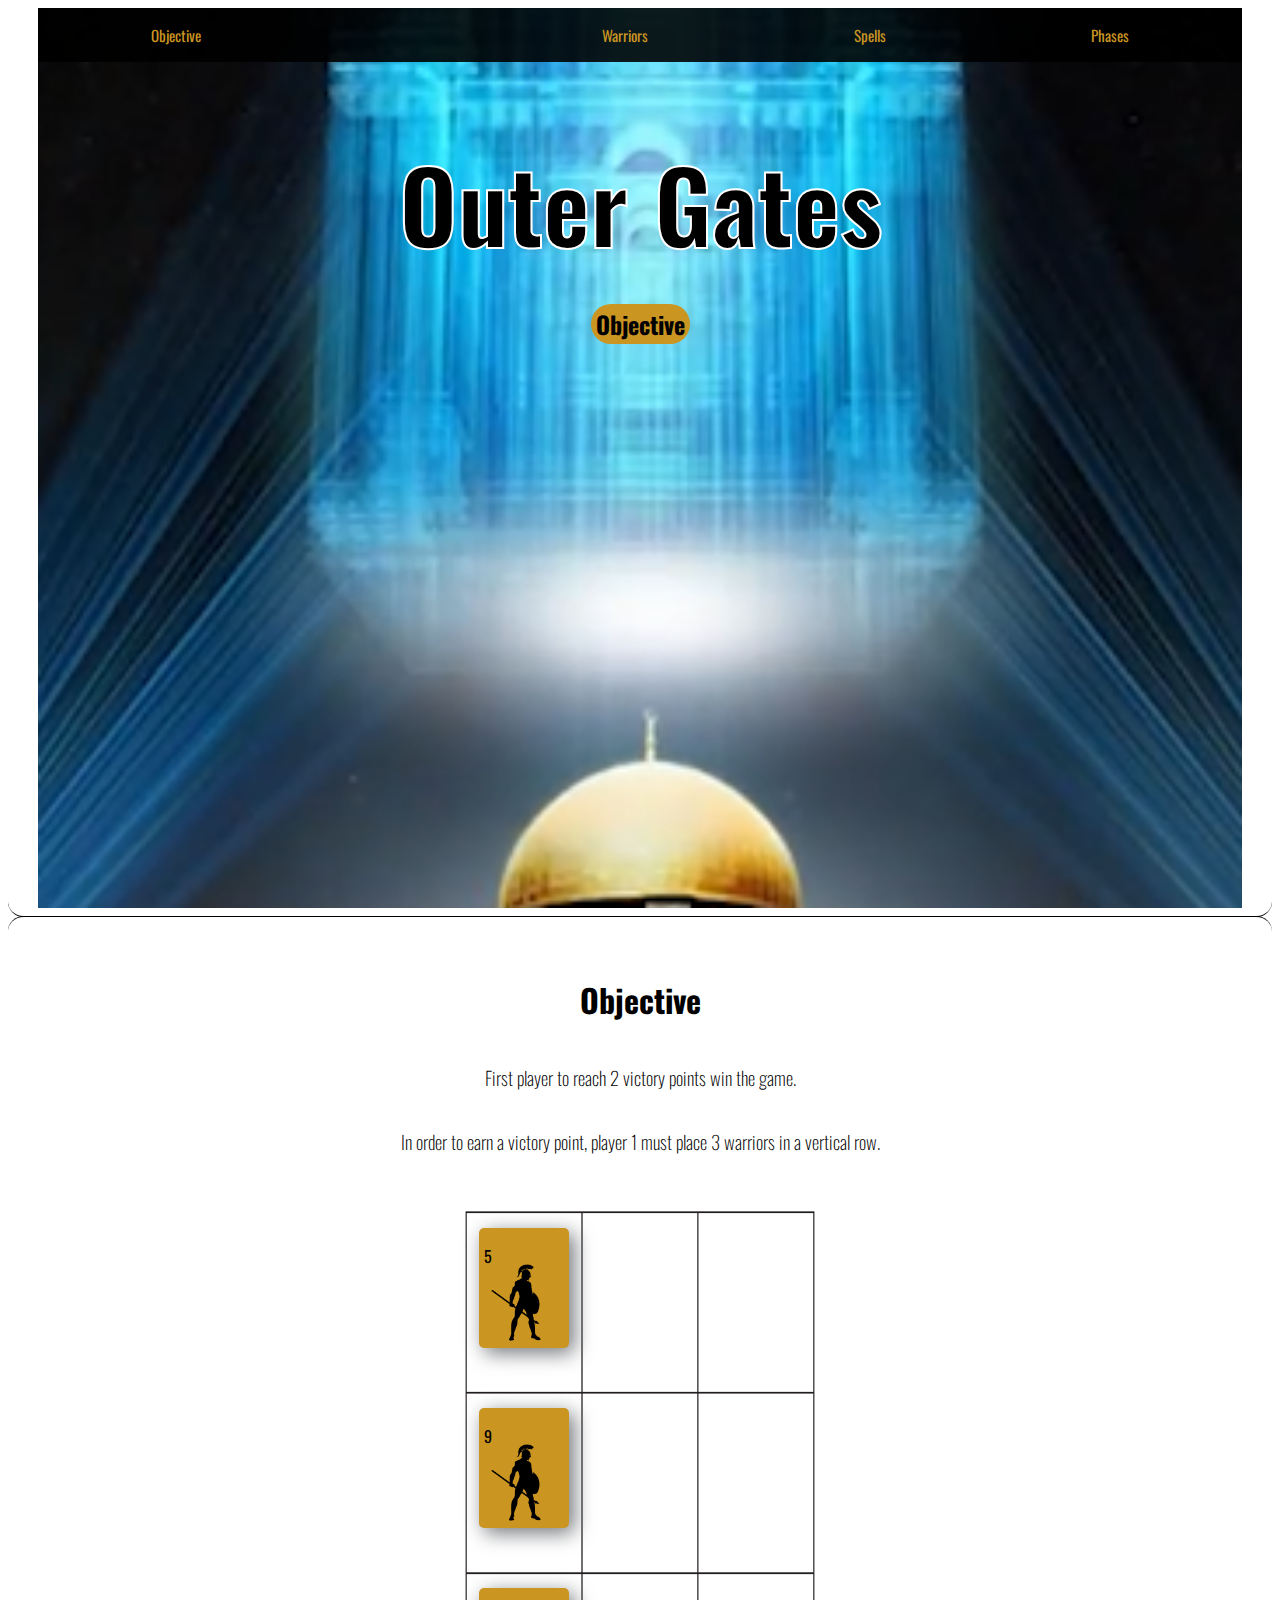
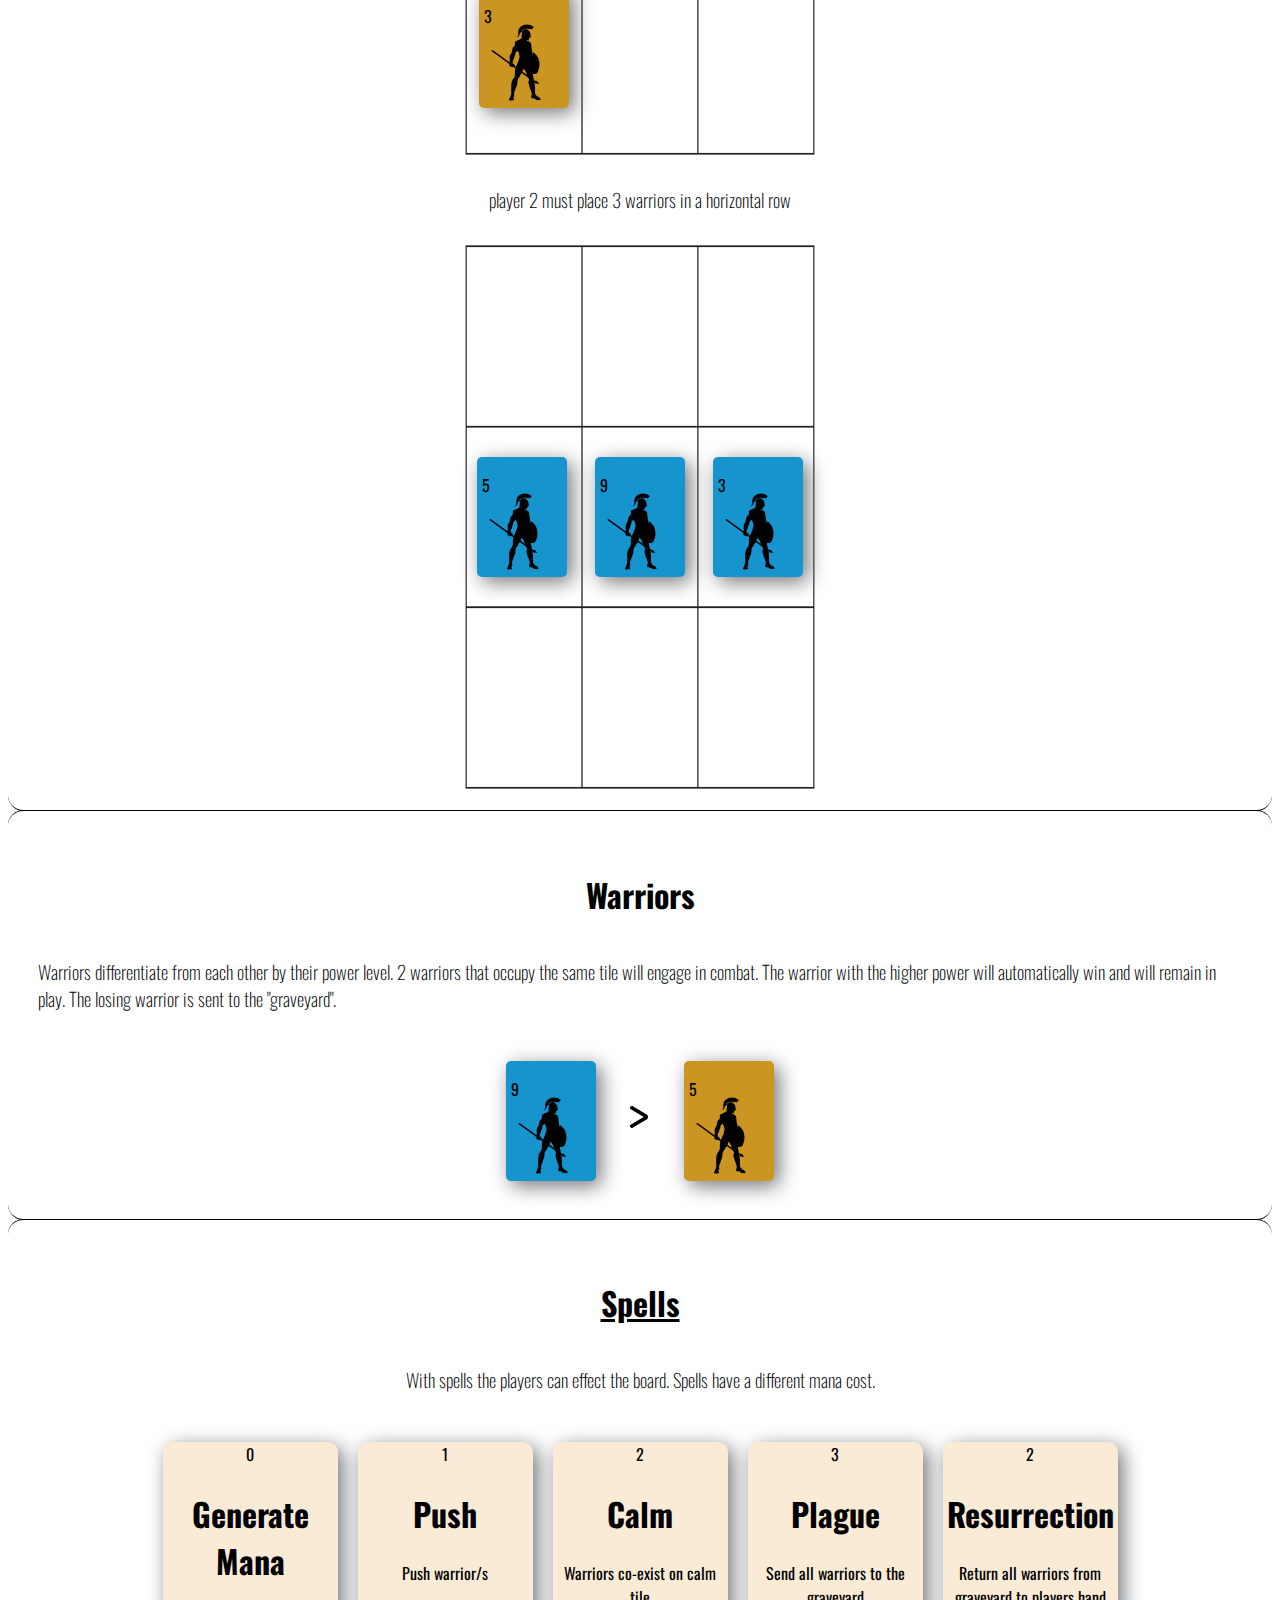
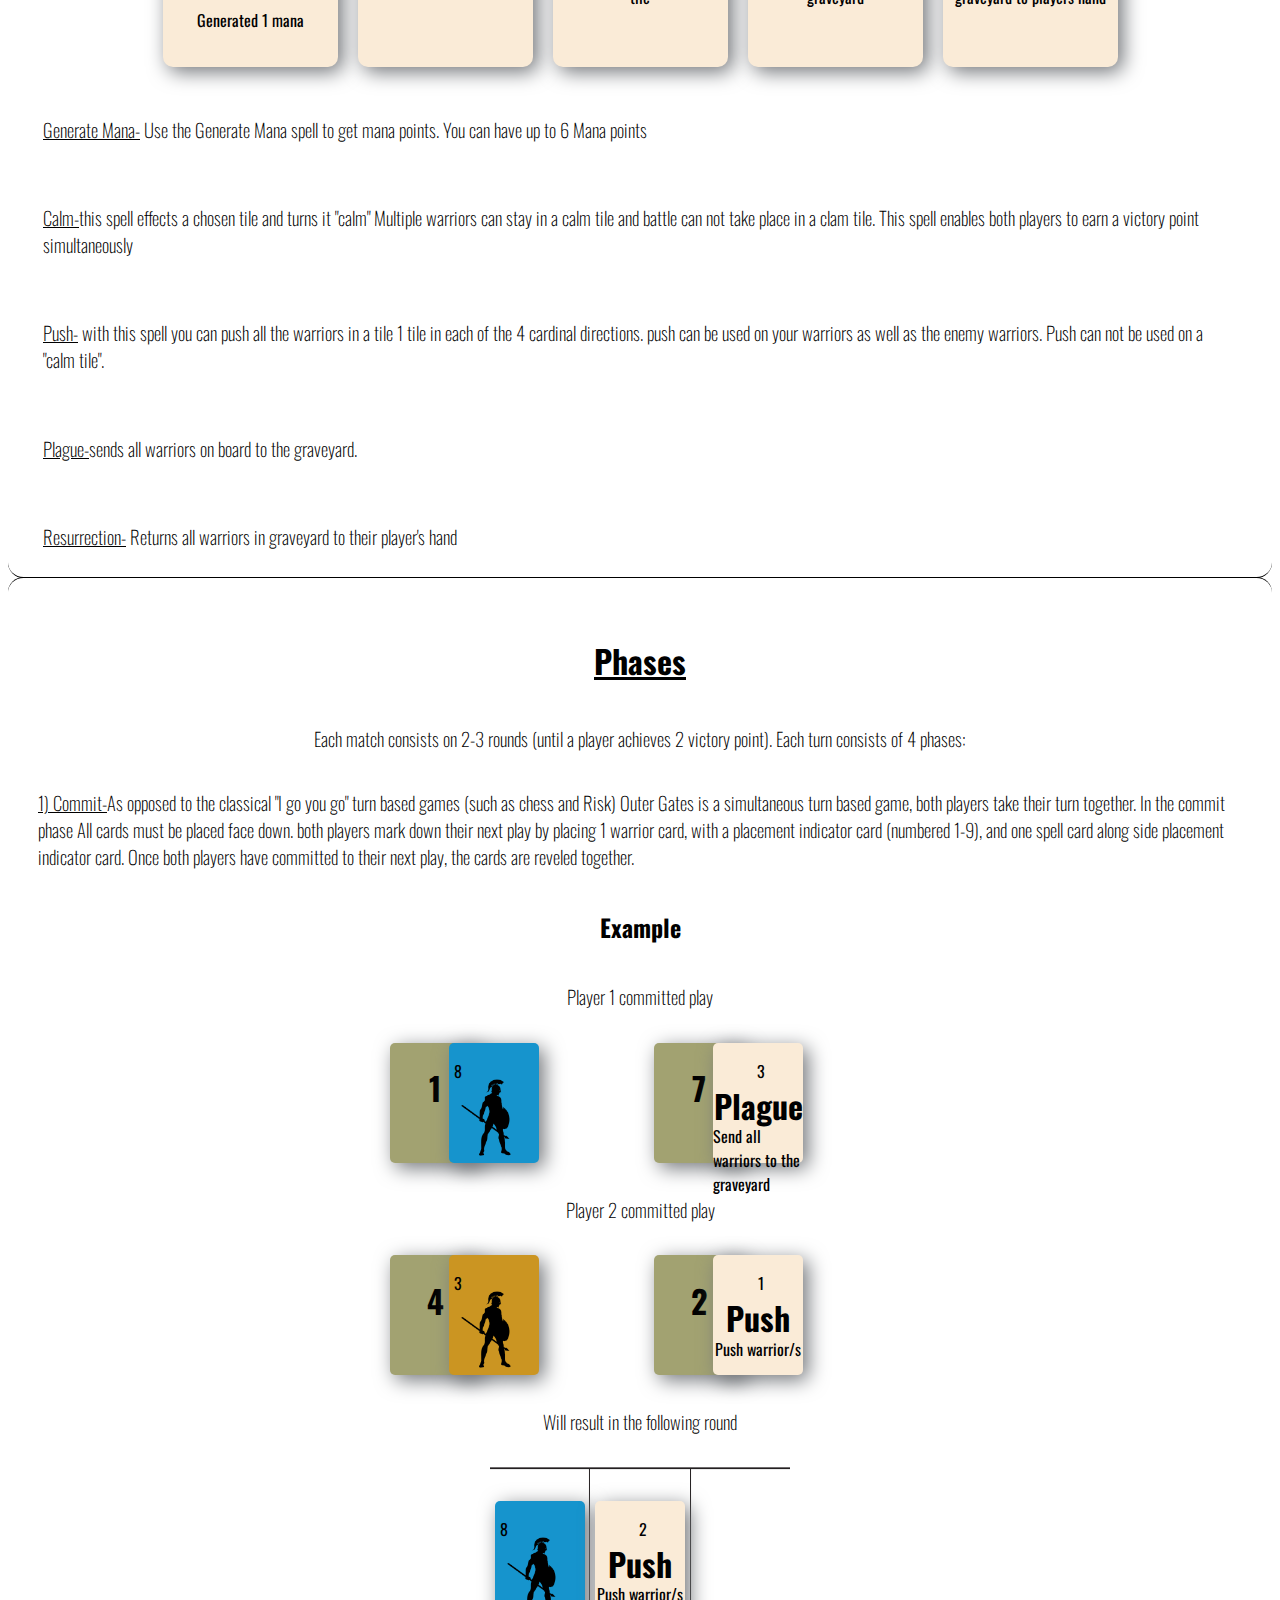
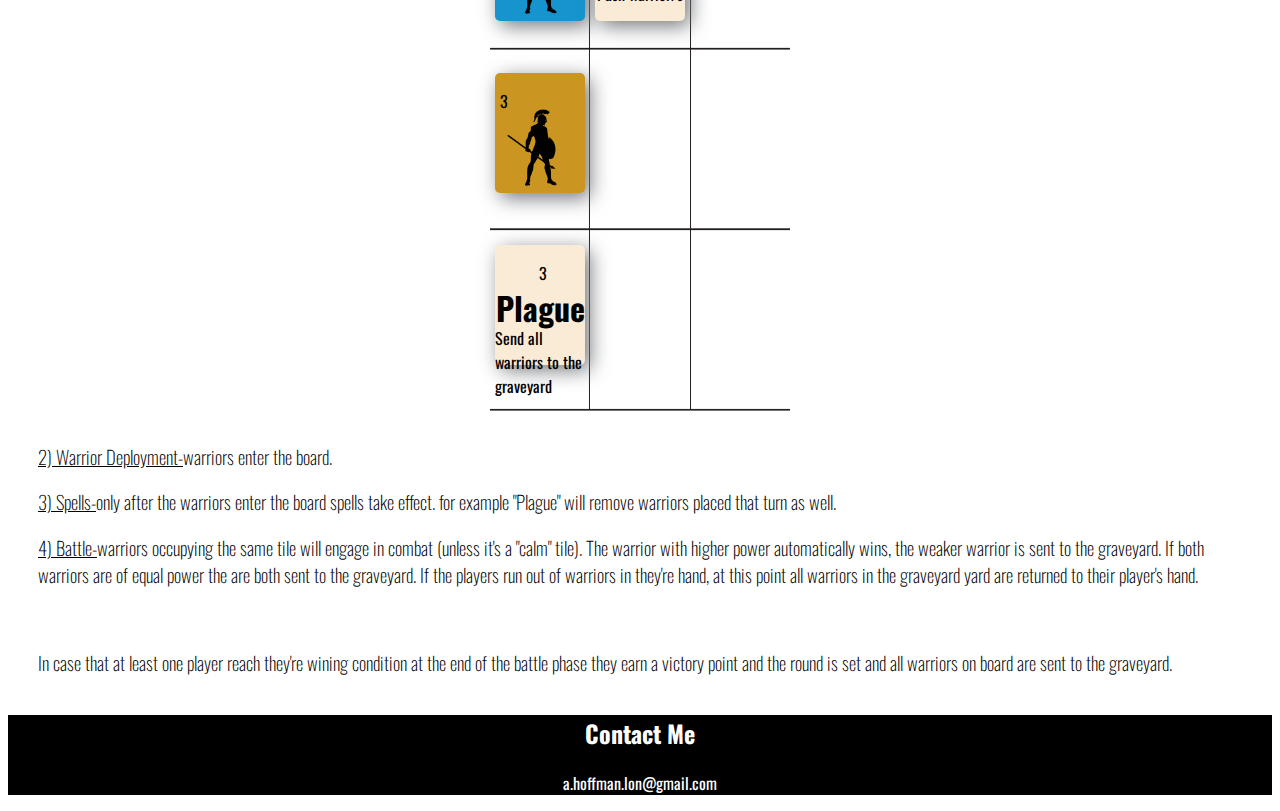
<file: index.html>
<!DOCTYPE html>
<html lang="en">
<head>
    <meta charset="UTF-8">
    <link rel="stylesheet" href="src/style.css">
    <meta http-equiv="X-UA-Compatible" content="IE=edge">
    <meta name="viewport" content="width=device-width, initial-scale=1.0">
    <link rel="preconnect" href="https://fonts.googleapis.com">
<link rel="preconnect" href="https://fonts.gstatic.com" crossorigin>
<link href="https://fonts.googleapis.com/css2?family=Oswald:wght@200;700&display=swap" rel="stylesheet">
    <title>Outer Gates</title>
</head>
<body>


<section class="intro">
    <div class="ruler">
        <ul>
            <li><a href="#Objective">Objective</li>
            <li><a href="#warriors">Warriors</a></li>
            <li><a href="#spells">Spells</a></li>
            <li><a href="#phases">Phases</a></li>            
        </ul>
</div>
<div class="hero">
    <h1>Outer Gates</h1>
    <div class="button"><a href="#Objective"> <h2>Objective</a></h2></div>
</div>
</section>
<hr>

<section class="Objective" id="Objective">
    <h1>Objective</h1>
    
    <h3>First player to reach 2 victory points win the game.</h3>
    <h3>In order to earn a victory point, player 1 must place 3 warriors in a vertical row.</h3>
   <br>
    <section class="Objective1" id="horizCards">
        
        <div class="card gold"><p>5</p>
            <img src="src/images/spartan.png" alt="spartan">
            </div>

            <div class="card gold"><p>9</p>
                <img src="src/images/spartan.png" alt="spartan">
                </div>

                <div class="card gold"><p>3</p>
                    <img src="src/images/spartan.png" alt="spartan">
                    </div>
                </section>
            </div>

                    <h3>player 2 must place 3 warriors in a horizontal row</h3>
                    
     <section class="Objective2" id="vertCards">
        
        <div class="card blue"><p>5</p>
            <img src="src/images/spartan.png" alt="spartan">
            </div>

            <div class="card blue"><p>9</p>
                <img src="src/images/spartan.png" alt="spartan">
                </div>

                <div class="card blue"><p>3</p>
                    <img src="src/images/spartan.png" alt="spartan">
                    </div>
               
    </section>


    
</section>
<hr>
<section class="warriors" id="warriors">
<h1>Warriors</h1>
<h3>Warriors differentiate from each other by their power level.
2 warriors that occupy the same tile will engage in combat. The warrior with the higher power will automatically win and will remain in play.
     The losing warrior is sent to the "graveyard".</h3>
     <div class="power-demo">
        <div class="card blue"><p>9</p>
            <img src="src/images/spartan.png" alt="spartan">
            </div>
            <img class="greater" src="src/images/greater.png" alt="greater">

            <div class="card gold"><p>5</p>
                <img src="src/images/spartan.png" alt="spartan">
                </div>
     </div>
</section>

<hr>

<section class="spells" id="spells">
    <h1><u>Spells</u></h1>
    <h3>With spells the players can effect the board. Spells have a different mana cost.</h3>
    </h3>
    <div class="cards-container">
        <a href="#mana" class="spell"><p>0</p>
            <br>
            <h1>Generate Mana</h1>
            <br>
            <h7>Generated 1 mana</h7>
        </a>

        <a href="#push" class="spell"><p>1</p>
            <br>
            <h1>Push</h1>
            <br>
            <h7>Push warrior/s</h7>
        </a>

        <a href="#calm" class="spell"><p>2</p>
            <br>
            <h1>Calm</h1>
            <br>
            <h7>Warriors co-exist on calm tile</h7>
        </a>

        <a href="#plague" class="spell"><p>3</p>
            <br>
            <h1>Plague</h1>
            <br>
            <h7>Send all warriors to the graveyard</h7>
        </a>

        <a href="#resurrection" class="spell long"><p>2</p>
            <br>
            <h1>Resurrection</h1>
            <br>
            <h7>Return all warriors from graveyard to players hand</h7>
        </a>
    </div>

    <div class="spell-discription-container">
        <div class="spell-discription" id="mana"><h3><u>Generate Mana-</u> Use the Generate Mana spell to get mana points. 
        You can have up to 6 Mana points</h3></div>
        <br>

        <div class="spell-discription" id="calm"><h3><u>Calm-</u>this spell effects a chosen tile and turns it "calm"
            Multiple warriors can stay in a calm tile and battle can not take place in a clam tile. This spell enables both 
        players to earn a victory point simultaneously</h3></div>
        <br>
        
        <div class="spell-discription" id="push"><h3><u>Push-</u> with this spell you can push all the warriors in a tile 1 tile in each of the 4 cardinal directions.
        push can be used on your warriors as well as the enemy warriors. Push can not be used on a "calm tile".</h3></div>
        <br>
        <div class="spell-discription" id="plague"><h3><u>Plague-</u>sends all warriors on board to the graveyard.</h3></div>
        <br>
        <div class="spell-discription" id="resurrection"><h3><u>Resurrection-</u>
            Returns all warriors in graveyard to their player's hand</h3></div>
        

    </div>
</section>
<hr>

<section class="phases" id="phases">
<h1><u>Phases</u></h1>

<div class="phase-description"><h3>Each match consists on 2-3 rounds (until a player achieves 2 victory point).
    Each turn consists of 4 phases:
</h3> </div>
<h3><u>1) Commit-</u>As opposed to the classical "I go you go" turn based games (such as chess and Risk)
    Outer Gates is a simultaneous turn based game, both players take their turn together.
    In the commit phase All cards must be placed
    face down.
both players mark down their next play by placing 1 warrior card, with a placement indicator card (numbered 1-9),
and one spell card along side placement indicator card.
Once both players have committed to their next play, the cards are reveled together.</h3>
<div class="commit-example">
    <h2>Example</h2>
    <h3>Player 1 committed play</h3>
    <div class="hand">
<div class="over-lap">
    <div class="card green on-top"><h1>1</h1>
        </div>
    <div class="card blue on-bottom"><p>8</p>
        <img src="src/images/spartan.png" alt="spartan">
        </div>
</div>
<div class="over-lap">
    <div class="card green on-top"><h1>7</h1>
        </div>
    <div class="card baj on-bottom"><p>3</p>
        <br>
        <h1>Plague</h1>
        <br>
        <h7>Send all warriors to the graveyard</h7>
        </div>
</div>
</div>
<h3>Player 2 committed play</h3>
<div class="hand">
<div class="over-lap">
    <div class="card green on-top"><h1>4</h1>
        </div>
    <div class="card gold on-bottom"><p>3</p>
        <img src="src/images/spartan.png" alt="spartan">
        </div>
</div>
<div class="over-lap">
    <div class="card green on-top"><h1>2</h1>
        </div>
    <div class="card baj on-bottom"><p>1</p>
        <br>
        <h1>Push</h1>
        <br>
        <h7>Push warrior/s</h7>
    </div>
</div>
</div>
<h3>Will result in the following round</h3>
<div class="grid">
        
    <div class="card blue blue8"><p>8</p>
        <img src="src/images/spartan.png" alt="spartan">
        </div>

        <div class="card gold gold3"><p>3</p>
            <img src="src/images/spartan.png" alt="spartan">
            </div>

        <div class="card baj plague"><p>3</p>
                <br>
                <h1>Plague</h1>
                <br>
                <h7>Send all warriors to the graveyard</h7>
                </div>

        <div class="card baj"><p>2</p>
            <br>
            <h1>Push</h1>
            <br>
            <h7>Push warrior/s</h7>
                </div>
</div>
<div class="phase-description">
<h3><u>2) Warrior Deployment-</u>warriors enter the board.</h3>
<h3><u>3) Spells-</u>only after the warriors enter the board spells take effect. for example "Plague" will remove warriors placed that turn as well.</h3>
<h3><u>4) Battle-</u>warriors occupying the same tile will engage in combat (unless it's a "calm" tile).
The warrior with higher power automatically wins, the weaker warrior is sent to the graveyard.
If both warriors are of equal power the are both sent to the graveyard. If the players run out of warriors in they're hand, at this point all warriors in the graveyard
yard are returned to their player's hand.</h3>
<br>
<h3>In case that at least one player reach they're wining condition at the end of the battle phase they earn a victory point and the round is set and all warriors on board are sent to the graveyard.</h3>
</h3></div>
</section>

<footer id="Conatact-me">
    <h2>Contact Me</h2>
    <p>a.hoffman.lon@gmail.com</p>
    </footer>
  
    

<script src="src/app.js"></script>   
</body>
</html>
</file>
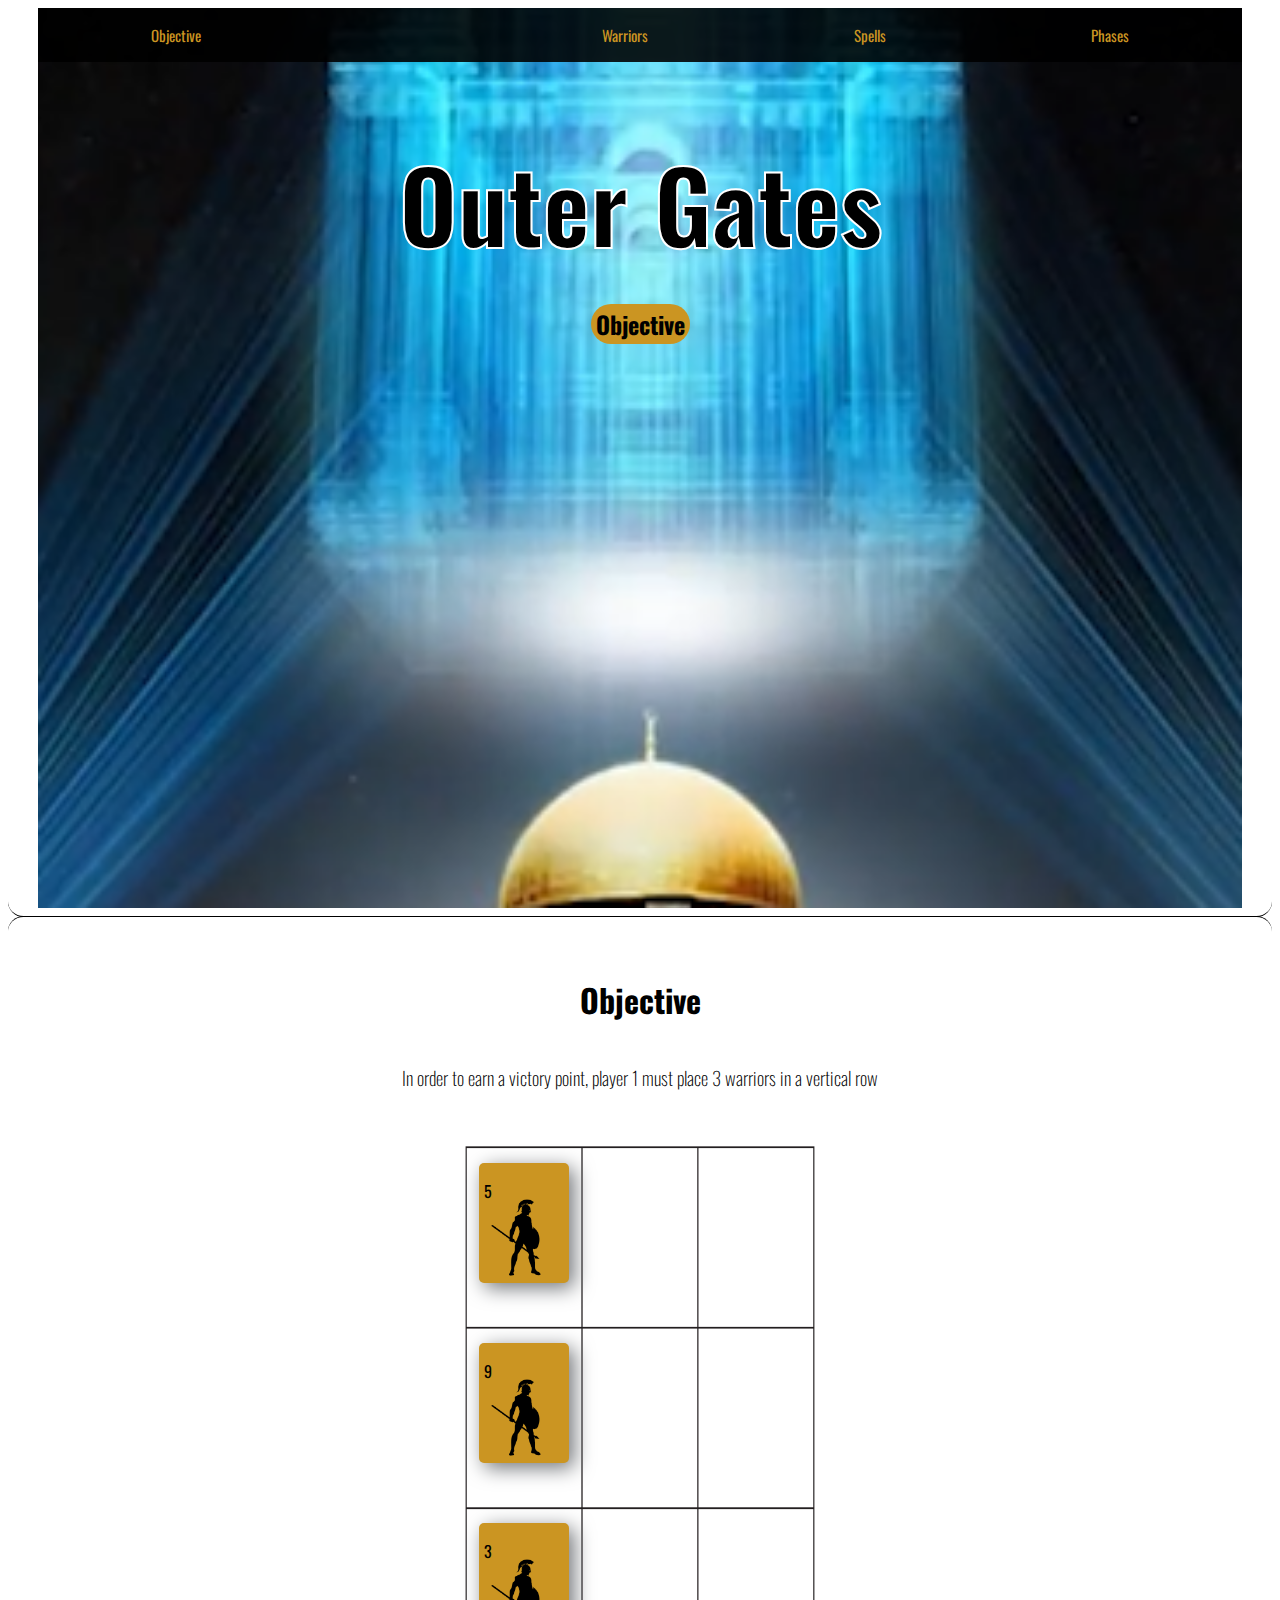
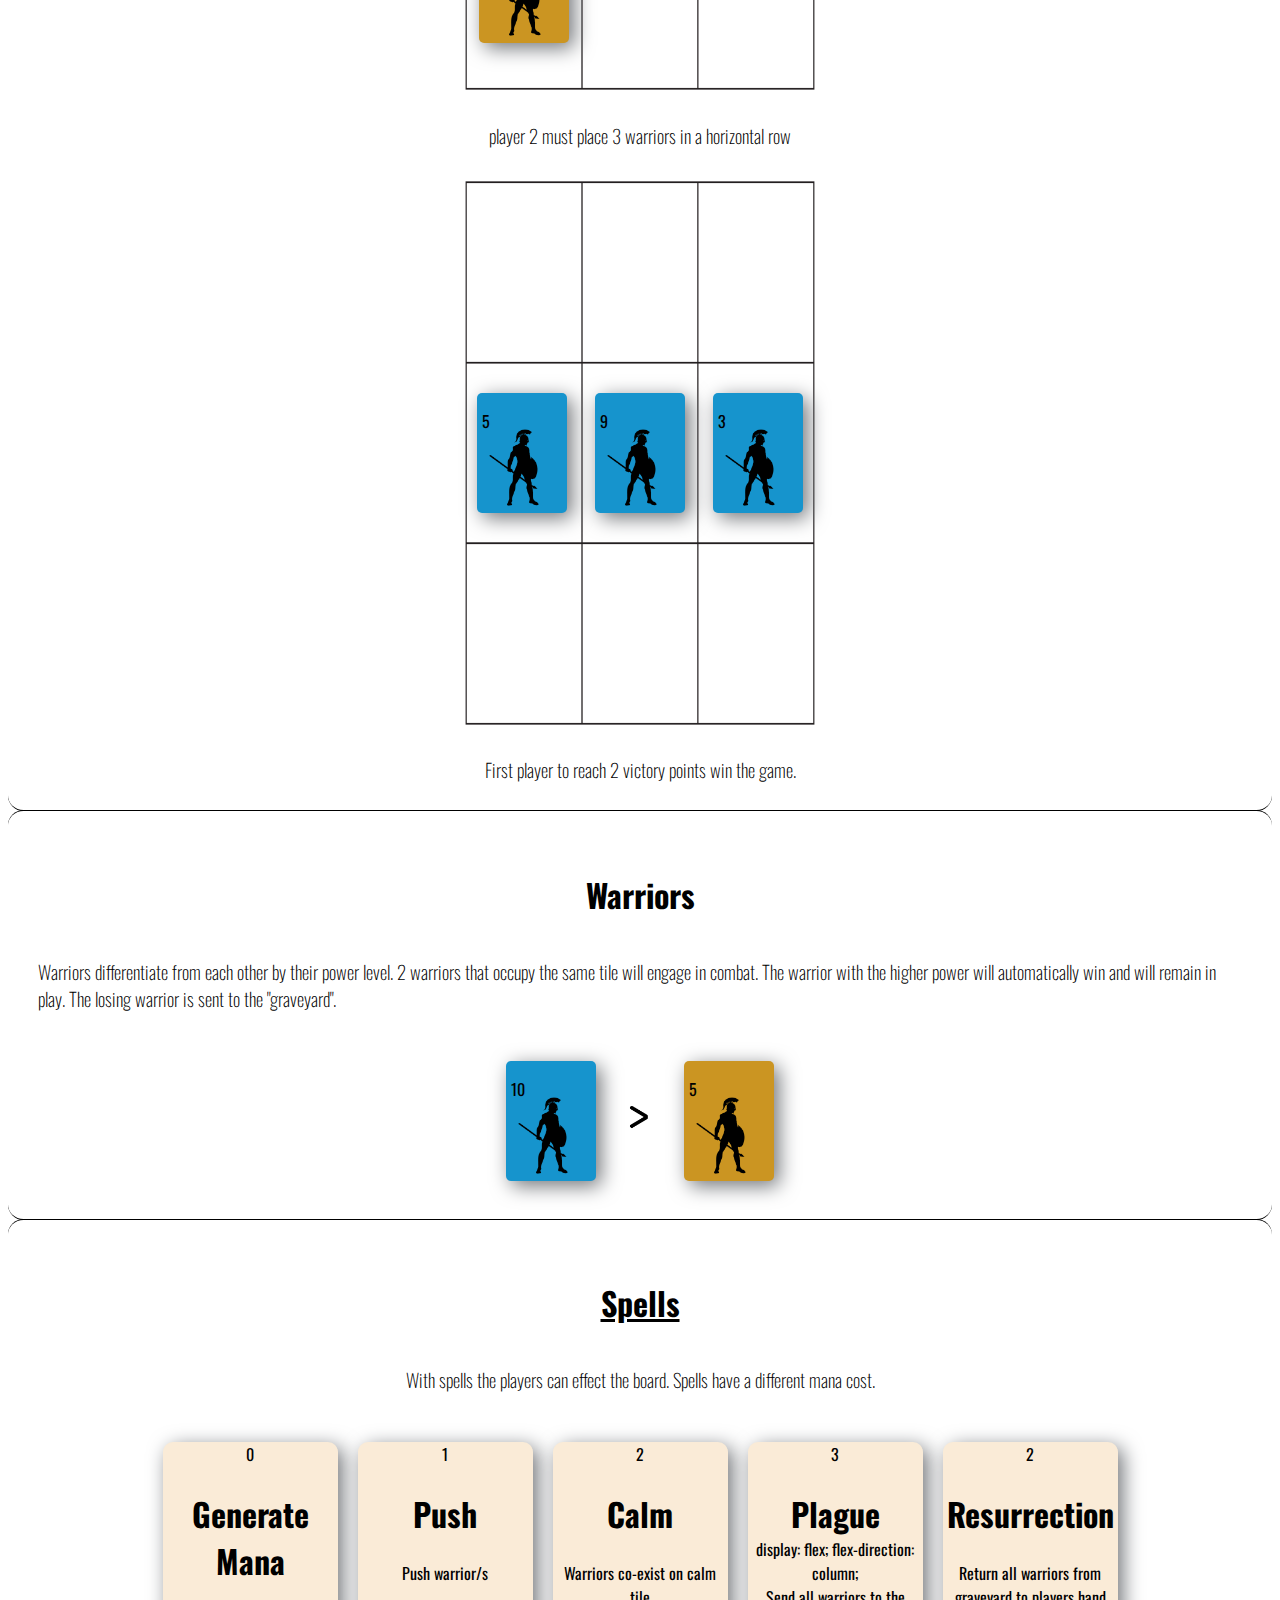
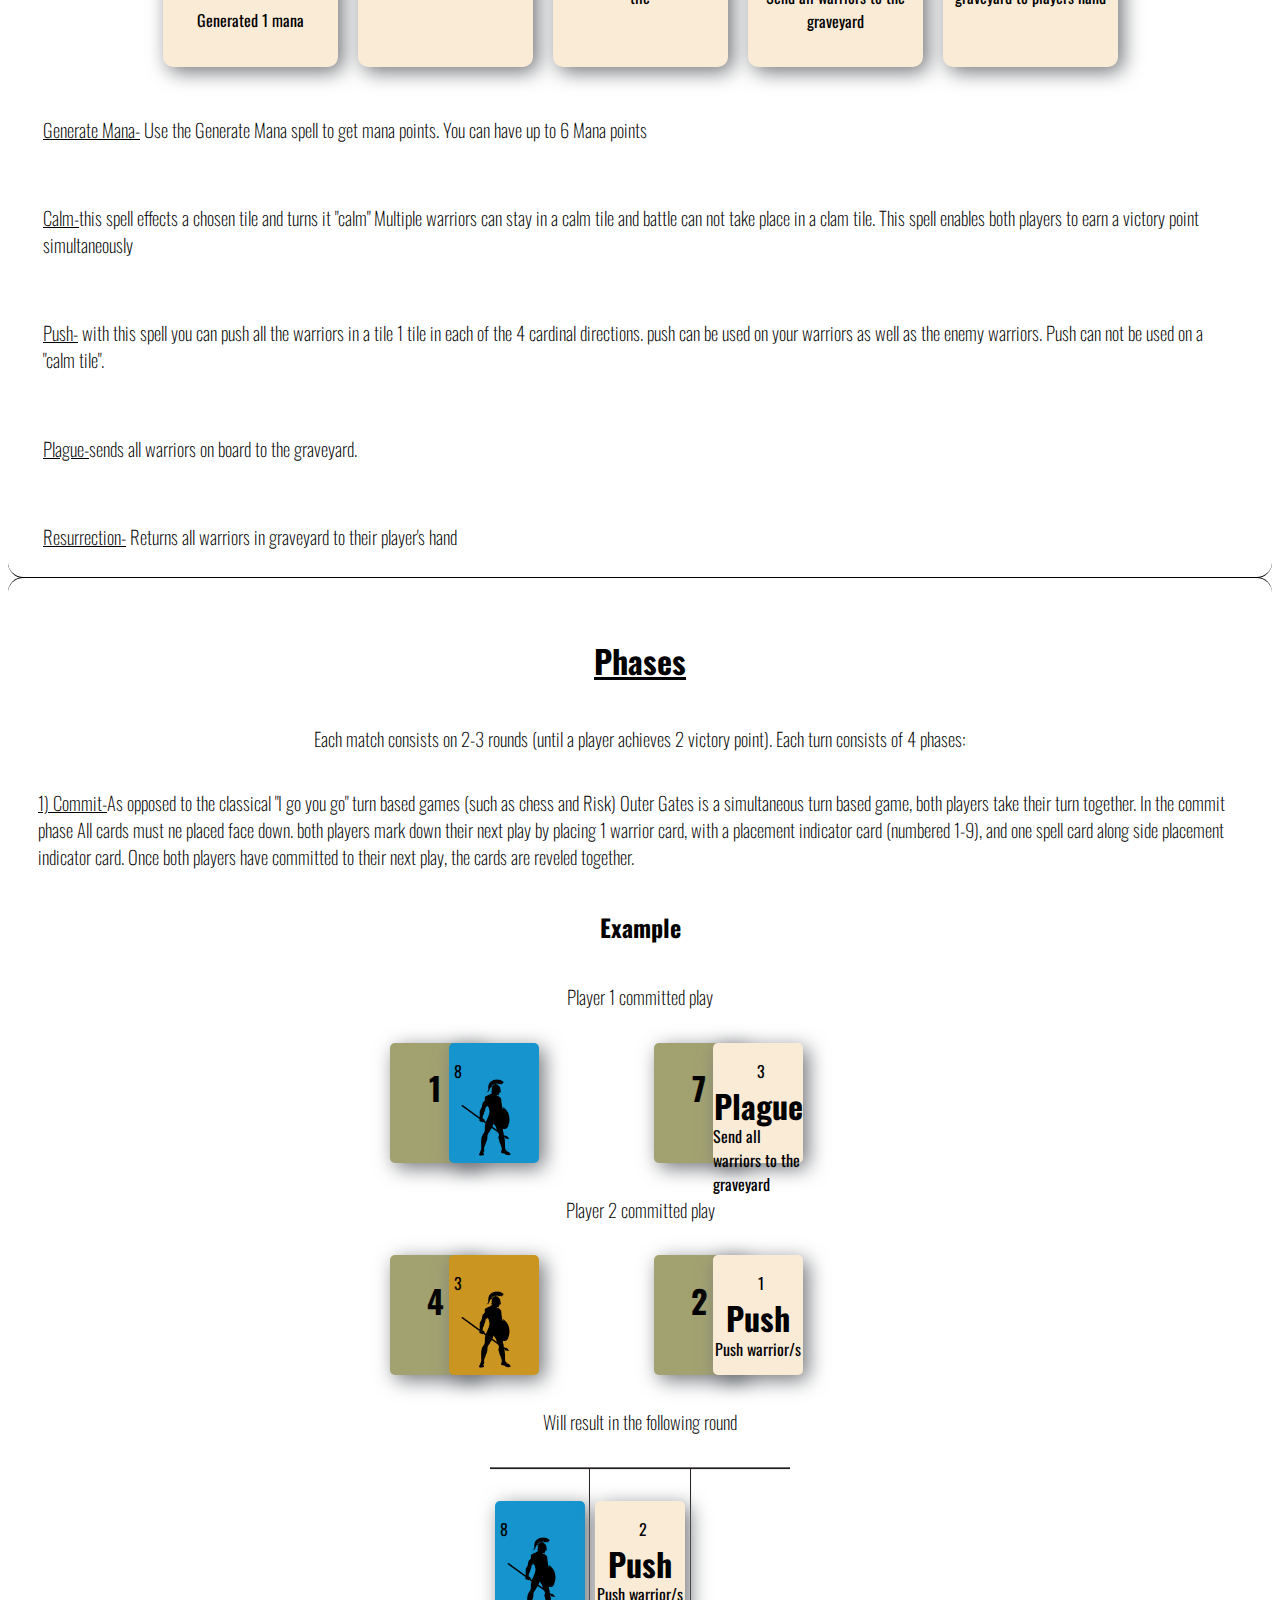
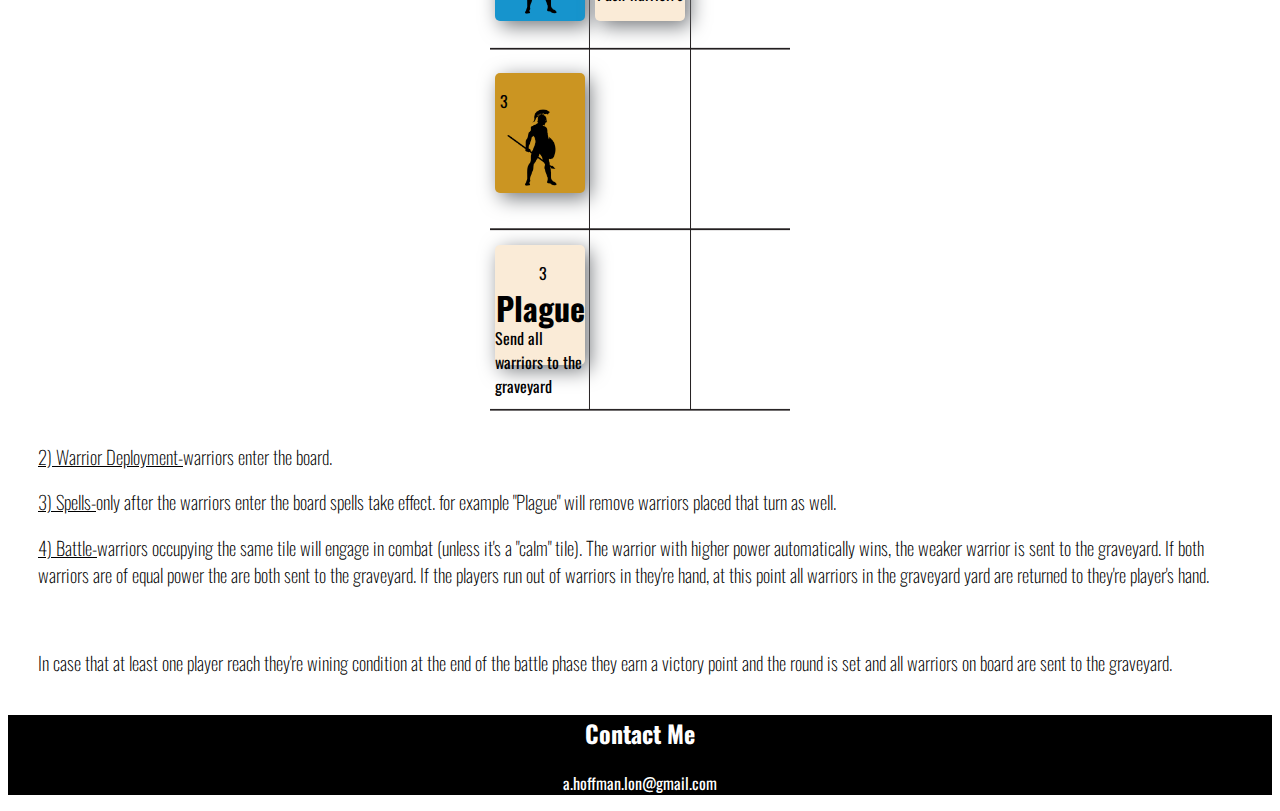
<file: Outer Gates/index.html>
<!DOCTYPE html>
<html lang="en">
<head>
    <meta charset="UTF-8">
    <link rel="stylesheet" href="src/style.css">
    <meta http-equiv="X-UA-Compatible" content="IE=edge">
    <meta name="viewport" content="width=device-width, initial-scale=1.0">
    <link rel="preconnect" href="https://fonts.googleapis.com">
<link rel="preconnect" href="https://fonts.gstatic.com" crossorigin>
<link href="https://fonts.googleapis.com/css2?family=Oswald:wght@200;700&display=swap" rel="stylesheet">
    <title>Outer Gates</title>
</head>
<body>


<section class="intro">
    <div class="ruler">
        <ul>
            <li><a href="#Objective">Objective</li>
            <li><a href="#warriors">Warriors</a></li>
            <li><a href="#spells">Spells</a></li>
            <li><a href="#phases">Phases</a></li>            
        </ul>
</div>
<div class="hero">
    <h1>Outer Gates</h1>
    <div class="button"><a href="#Objective"> <h2>Objective</a></h2></div>
</div>
</section>
<hr>

<section class="Objective" id="Objective">
    <h1>Objective</h1>

    <h3>In order to earn a victory point, player 1 must place 3 warriors in a vertical row</h3>
   <br>
    <section class="Objective1" id="horizCards">
        
        <div class="card gold"><p>5</p>
            <img src="src/images/spartan.png" alt="spartan">
            </div>

            <div class="card gold"><p>9</p>
                <img src="src/images/spartan.png" alt="spartan">
                </div>

                <div class="card gold"><p>3</p>
                    <img src="src/images/spartan.png" alt="spartan">
                    </div>
                </section>
            </div>

                    <h3>player 2 must place 3 warriors in a horizontal row</h3>
                    
     <section class="Objective2" id="vertCards">
        
        <div class="card blue"><p>5</p>
            <img src="src/images/spartan.png" alt="spartan">
            </div>

            <div class="card blue"><p>9</p>
                <img src="src/images/spartan.png" alt="spartan">
                </div>

                <div class="card blue"><p>3</p>
                    <img src="src/images/spartan.png" alt="spartan">
                    </div>
               
    </section>


    <h3>First player to reach 2 victory points win the game.</h3>
    
</section>
<hr>
<section class="warriors" id="warriors">
<h1>Warriors</h1>
<h3>Warriors differentiate from each other by their power level.
2 warriors that occupy the same tile will engage in combat. The warrior with the higher power will automatically win and will remain in play.
     The losing warrior is sent to the "graveyard".</h3>
     <div class="power-demo">
        <div class="card blue"><p>10</p>
            <img src="src/images/spartan.png" alt="spartan">
            </div>
            <img class="greater" src="src/images/greater.png" alt="greater">

            <div class="card gold"><p>5</p>
                <img src="src/images/spartan.png" alt="spartan">
                </div>
     </div>
</section>

<hr>

<section class="spells" id="spells">
    <h1><u>Spells</u></h1>
    <h3>With spells the players can effect the board. Spells have a different mana cost.</h3>
    </h3>
    <div class="cards-container">
        <a href="#mana" class="spell"><p>0</p>
            <br>
            <h1>Generate Mana</h1>
            <br>
            <h7>Generated 1 mana</h7>
        </a>

        <a href="#push" class="spell"><p>1</p>
            <br>
            <h1>Push</h1>
            <br>
            <h7>Push warrior/s</h7>
        </a>

        <a href="#calm" class="spell"><p>2</p>
            <br>
            <h1>Calm</h1>
            <br>
            <h7>Warriors co-exist on calm tile</h7>
        </a>

        <a href="#plague" class="spell"><p>3</p>
            <br>
            <h1>Plague</h1>display: flex;
            flex-direction: column;
            <br>
            <h7>Send all warriors to the graveyard</h7>
        </a>

        <a href="#resurrection" class="spell long"><p>2</p>
            <br>
            <h1>Resurrection</h1>
            <br>
            <h7>Return all warriors from graveyard to players hand</h7>
        </a>
    </div>

    <div class="spell-discription-container">
        <div class="spell-discription" id="mana"><h3><u>Generate Mana-</u> Use the Generate Mana spell to get mana points. 
        You can have up to 6 Mana points</h3></div>
        <br>

        <div class="spell-discription" id="calm"><h3><u>Calm-</u>this spell effects a chosen tile and turns it "calm"
            Multiple warriors can stay in a calm tile and battle can not take place in a clam tile. This spell enables both 
        players to earn a victory point simultaneously</h3></div>
        <br>
        
        <div class="spell-discription" id="push"><h3><u>Push-</u> with this spell you can push all the warriors in a tile 1 tile in each of the 4 cardinal directions.
        push can be used on your warriors as well as the enemy warriors. Push can not be used on a "calm tile".</h3></div>
        <br>
        <div class="spell-discription" id="plague"><h3><u>Plague-</u>sends all warriors on board to the graveyard.</h3></div>
        <br>
        <div class="spell-discription" id="resurrection"><h3><u>Resurrection-</u>
            Returns all warriors in graveyard to their player's hand</h3></div>
        

    </div>
</section>
<hr>

<section class="phases" id="phases">
<h1><u>Phases</u></h1>

<div class="phase-description"><h3>Each match consists on 2-3 rounds (until a player achieves 2 victory point).
    Each turn consists of 4 phases:
</h3> </div>
<h3><u>1) Commit-</u>As opposed to the classical "I go you go" turn based games (such as chess and Risk)
    Outer Gates is a simultaneous turn based game, both players take their turn together.
    In the commit phase All cards must ne placed
    face down.
both players mark down their next play by placing 1 warrior card, with a placement indicator card (numbered 1-9),
and one spell card along side placement indicator card.
Once both players have committed to their next play, the cards are reveled together.</h3>
<div class="commit-example">
    <h2>Example</h2>
    <h3>Player 1 committed play</h3>
    <div class="hand">
<div class="over-lap">
    <div class="card green on-top"><h1>1</h1>
        </div>
    <div class="card blue on-bottom"><p>8</p>
        <img src="src/images/spartan.png" alt="spartan">
        </div>
</div>
<div class="over-lap">
    <div class="card green on-top"><h1>7</h1>
        </div>
    <div class="card baj on-bottom"><p>3</p>
        <br>
        <h1>Plague</h1>
        <br>
        <h7>Send all warriors to the graveyard</h7>
        </div>
</div>
</div>
<h3>Player 2 committed play</h3>
<div class="hand">
<div class="over-lap">
    <div class="card green on-top"><h1>4</h1>
        </div>
    <div class="card gold on-bottom"><p>3</p>
        <img src="src/images/spartan.png" alt="spartan">
        </div>
</div>
<div class="over-lap">
    <div class="card green on-top"><h1>2</h1>
        </div>
    <div class="card baj on-bottom"><p>1</p>
        <br>
        <h1>Push</h1>
        <br>
        <h7>Push warrior/s</h7>
    </div>
</div>
</div>
<h3>Will result in the following round</h3>
<div class="grid">
        
    <div class="card blue blue8"><p>8</p>
        <img src="src/images/spartan.png" alt="spartan">
        </div>

        <div class="card gold gold3"><p>3</p>
            <img src="src/images/spartan.png" alt="spartan">
            </div>

        <div class="card baj plague"><p>3</p>
                <br>
                <h1>Plague</h1>
                <br>
                <h7>Send all warriors to the graveyard</h7>
                </div>

        <div class="card baj"><p>2</p>
            <br>
            <h1>Push</h1>
            <br>
            <h7>Push warrior/s</h7>
                </div>
</div>
<div class="phase-description">
<h3><u>2) Warrior Deployment-</u>warriors enter the board.</h3>
<h3><u>3) Spells-</u>only after the warriors enter the board spells take effect. for example "Plague" will remove warriors placed that turn as well.</h3>
<h3><u>4) Battle-</u>warriors occupying the same tile will engage in combat (unless it's a "calm" tile).
The warrior with higher power automatically wins, the weaker warrior is sent to the graveyard.
If both warriors are of equal power the are both sent to the graveyard. If the players run out of warriors in they're hand, at this point all warriors in the graveyard
yard are returned to they're player's hand.</h3>
<br>
<h3>In case that at least one player reach they're wining condition at the end of the battle phase they earn a victory point and the round is set and all warriors on board are sent to the graveyard.</h3>
</h3></div>
</section>

<footer id="Conatact-me">
    <h2>Contact Me</h2>
    <p>a.hoffman.lon@gmail.com</p>
    </footer>
  
    

<script src="src/app.js"></script>   
</body>
</html>
</file>
<file: src/style.css>
body{
    font-family: 'Oswald', sans-serif;
}

.ruler{
    background-color: rgba(0, 0, 0, 0.89);
    width: 100%;
}

.hero{
    display: flex;
    flex-direction: column;
    align-items: center;
    text-align: center;

}

h3{
    font-weight: 200;
}

a{
    text-decoration: none;
    color: black;
}

.intro{
    display: flex;
    flex-direction: column;
    align-items: center;
    height: 100%;
    background-image: url("images/jerusalem2.png");
    background-repeat: no-repeat;
    background-position: center center;
    background-size: cover;
    height: 100vh;
    }

.background-image{
background-image: -moz-element();
}

.intro h1{
    font-size: 100px;
    width: auto;
    -webkit-text-stroke: 2px white;   
}

.intro ul{
    display: flex;
    list-style: none;
    justify-content: space-around;
    flex-wrap:wrap ;
    margin-left: 10px;
    margin-right: 10px;
    padding:0px;
}

li{
    font-size: 15px;
    margin-left: 5px;
    margin-right: 5px;
    text-align: center;
    color: rgb(196, 174, 120);
}

.button{
    padding-left:5px;
    padding-right:5px;
    background-color: rgb(203, 149, 34);
    height: 40px;
    border-radius: 40px ;
    display: flex;
    flex-direction: column;
    justify-content: center;
    margin-bottom: 10px;
    margin-top: -40px;
}

.button a{
    text-decoration: none;
    color: black;
}

.card{
    width: 90px;
    height: 120px;
    border-radius: 5px;
    box-shadow: 5px 5px 20px hsl(210, 3%, 46%);
    margin: 30px;
    transition: .3s ease;
    /* background-color:antiquewhite; */
}

.blue{
    background-color: rgb(22, 148, 205);
}

.gold{
    background-color: rgb(203, 149, 34);
}

.green{
    background-color: rgb(162, 162, 113);
    text-align: center;
}

.baj{
    background-color: antiquewhite;
    display: flex;
    flex-direction: column;
    align-items: center;
    margin-left: 10px;
    margin-right: 10px;
}

.baj h1{
    margin-top: -15px;
}

.baj h7{
    margin-top: -50px;
}

.card p{
    margin-left: 5px;
    margin-bottom: -10px;
}

.card img{
    width: 100%;
    background-image: -moz-element();
}

section{
    display: flex;
    flex-direction: column;
    align-items: center;
    margin-left: 30px;
    margin-right: 30px;
}

.warriors{
    display: flex;
    flex-direction: column;
    /* align-items: center; */
    text-align: left;
}

.warriors .greater{
    height: 40px;
    margin-top: 60px;
}

.Objective1{
    display: flex;
    flex-direction: column;
    align-items: center;
    width: 100%;
    background-image: url("images/3x3\ Square\ Grid.png");
    background-size: 366px 570px;
    background-repeat: no-repeat;
    background-position: center center;
    height: 570px;
}

.Objective2{
    display: flex;
    flex-direction: row;
    align-items: center;
    width: 100%;
    background-image: url("images/3x3\ Square\ Grid.png");
    background-size: 366px 570px;
    background-repeat: no-repeat;
    background-position: center center;
    height: 570px;
    justify-content: center;
}

.Objective2 .card{
    margin: 14px;
}

.cards-holder{
    margin-top: 10px;
}

.Objective1 .card{
    margin-right: 263px;
}

.demonstration{
    display: flex;
}

.power-demo{
    display: flex;
}

.spells{
    display: flex;
    flex-direction: column;
    align-items: center;
}

.spell h1{
    margin: 0;
}

.spell p{
    margin: 0;
}

.cards-container{
    display: flex;
    justify-content: space-around;
    flex-wrap:wrap;
}

.spell:hover{
    transform: scale(1.2);
}

.spell{
    width: 175px;
    height: 225px;
    box-shadow: 5px 5px 20px hsl(210, 3%, 46%);
    margin: 30px;
    transition: .3s ease;
    background-color:antiquewhite;
    border-radius: 10px;
    display: flex;
    flex-direction: column;
    align-items: center;
    text-align: center;
    margin-left: 10px;
    margin-right: 10px;
}

hr{
    overflow: visible;
    height: 30px;
    border-style: solid;
    border-color: black;
    border-width: 1px 0 0 0;
    border-radius: 20px;
}

hr:before{
    display: block;
    content: "";
    height: 30px;
    margin-top: -31px;
    border-style: solid;
    border-color: black;
    border-width: 0 0 1px 0;
    border-radius: 20px;
}

.spell-discription-container{
    text-align: left;
    margin-left: 5px;
    margin-right: 5px;
}

.over-lap{
    display: grid;
    grid-template-columns: repeat(5,1fr);
    margin-right:-31px;
}

.over-lap .card{
    margin: 14px;
}

.on-top{
    grid-column: 1/3;
}

.on-bottom{
    grid-column: 2/-1;
}

.on-bottom, .on-top{
    grid-row: 1/2;
}

.hand{
    display: flex;
}

.commit-example{
    display: flex;
    flex-direction: column;
    align-items: center;
}

.grid{
    background-image: url("images/3x3\ Square\ Grid.png");
    background-size: 320px 570px;
    background-repeat: no-repeat;
    background-position: center center;
    height: 570px;
    display: grid;
    grid-template-columns: 1fr 1fr ;
    grid-template-rows: 1fr 1fr 1fr;
}

.grid .blue8{
    grid-column-start:0; 
    grid-column-end:1; 
    grid-row-start:0; 
    grid-row-end:1; 
}

.grid .gold3{
    grid-column-start:0; 
    grid-column-end:1; 
    grid-row-start:1; 
    grid-row-end:2; 
}

.grid .plague{
    grid-column-start:0; 
    grid-column-end:1; 
    grid-row-start:2; 
    grid-row-end:3; 
}

.grid .card{
    margin: 5px;
    margin-top: 47px;
}

footer {
    height:  500 px;
    background-color: black;
    color: white;
    text-align: center;
} 

li a{
    color: rgb(203, 149, 34);
}
</file>
<file: Outer Gates/src/style.css>
body{
    font-family: 'Oswald', sans-serif;
}

.ruler{
    background-color: rgba(0, 0, 0, 0.89);
    width: 100%;
}

.hero{
    display: flex;
    flex-direction: column;
    align-items: center;
    text-align: center;

}

h3{
    font-weight: 200;
}

a{
    text-decoration: none;
    color: black;
}

.intro{
    display: flex;
    flex-direction: column;
    align-items: center;
    height: 100%;
    background-image: url("images/jerusalem2.png");
    background-repeat: no-repeat;
    background-position: center center;
    background-size: cover;
    height: 100vh;
    }

.background-image{
background-image: -moz-element();
}

.intro h1{
    font-size: 100px;
    width: auto;
    -webkit-text-stroke: 2px white;   
}

.intro ul{
    display: flex;
    list-style: none;
    justify-content: space-around;
    flex-wrap:wrap ;
    margin-left: 10px;
    margin-right: 10px;
    padding:0px;
}

li{
    font-size: 15px;
    margin-left: 5px;
    margin-right: 5px;
    text-align: center;
    color: rgb(196, 174, 120);
}

.button{
    padding-left:5px;
    padding-right:5px;
    background-color: rgb(203, 149, 34);
    height: 40px;
    border-radius: 40px ;
    display: flex;
    flex-direction: column;
    justify-content: center;
    margin-bottom: 10px;
    margin-top: -40px;
}

.button a{
    text-decoration: none;
    color: black;
}

.card{
    width: 90px;
    height: 120px;
    border-radius: 5px;
    box-shadow: 5px 5px 20px hsl(210, 3%, 46%);
    margin: 30px;
    transition: .3s ease;
    /* background-color:antiquewhite; */
}

.blue{
    background-color: rgb(22, 148, 205);
}

.gold{
    background-color: rgb(203, 149, 34);
}

.green{
    background-color: rgb(162, 162, 113);
    text-align: center;
}

.baj{
    background-color: antiquewhite;
    display: flex;
    flex-direction: column;
    align-items: center;
    margin-left: 10px;
    margin-right: 10px;
}

.baj h1{
    margin-top: -15px;
}

.baj h7{
    margin-top: -50px;
}

.card p{
    margin-left: 5px;
    margin-bottom: -10px;
}

.card img{
    width: 100%;
    background-image: -moz-element();
}

section{
    display: flex;
    flex-direction: column;
    align-items: center;
    margin-left: 30px;
    margin-right: 30px;
}

.warriors{
    display: flex;
    flex-direction: column;
    /* align-items: center; */
    text-align: left;
}

.warriors .greater{
    height: 40px;
    margin-top: 60px;
}

.Objective1{
    display: flex;
    flex-direction: column;
    align-items: center;
    width: 100%;
    background-image: url("images/3x3\ Square\ Grid.png");
    background-size: 366px 570px;
    background-repeat: no-repeat;
    background-position: center center;
    height: 570px;
}

.Objective2{
    display: flex;
    flex-direction: row;
    align-items: center;
    width: 100%;
    background-image: url("images/3x3\ Square\ Grid.png");
    background-size: 366px 570px;
    background-repeat: no-repeat;
    background-position: center center;
    height: 570px;
    justify-content: center;
}

.Objective2 .card{
    margin: 14px;
}

.cards-holder{
    margin-top: 10px;
}

.Objective1 .card{
    margin-right: 263px;
}

.demonstration{
    display: flex;
}

.power-demo{
    display: flex;
}

.spells{
    display: flex;
    flex-direction: column;
    align-items: center;
}

.spell h1{
    margin: 0;
}

.spell p{
    margin: 0;
}

.cards-container{
    display: flex;
    justify-content: space-around;
    flex-wrap:wrap;
}

.spell:hover{
    transform: scale(1.2);
}

.spell{
    width: 175px;
    height: 225px;
    box-shadow: 5px 5px 20px hsl(210, 3%, 46%);
    margin: 30px;
    transition: .3s ease;
    background-color:antiquewhite;
    border-radius: 10px;
    display: flex;
    flex-direction: column;
    align-items: center;
    text-align: center;
    margin-left: 10px;
    margin-right: 10px;
}

hr{
    overflow: visible;
    height: 30px;
    border-style: solid;
    border-color: black;
    border-width: 1px 0 0 0;
    border-radius: 20px;
}

hr:before{
    display: block;
    content: "";
    height: 30px;
    margin-top: -31px;
    border-style: solid;
    border-color: black;
    border-width: 0 0 1px 0;
    border-radius: 20px;
}

.spell-discription-container{
    text-align: left;
    margin-left: 5px;
    margin-right: 5px;
}

.over-lap{
    display: grid;
    grid-template-columns: repeat(5,1fr);
    margin-right:-31px;
}

.over-lap .card{
    margin: 14px;
}

.on-top{
    grid-column: 1/3;
}

.on-bottom{
    grid-column: 2/-1;
}

.on-bottom, .on-top{
    grid-row: 1/2;
}

.hand{
    display: flex;
}

.commit-example{
    display: flex;
    flex-direction: column;
    align-items: center;
}

.grid{
    background-image: url("images/3x3\ Square\ Grid.png");
    background-size: 320px 570px;
    background-repeat: no-repeat;
    background-position: center center;
    height: 570px;
    display: grid;
    grid-template-columns: 1fr 1fr ;
    grid-template-rows: 1fr 1fr 1fr;
}

.grid .blue8{
    grid-column-start:0; 
    grid-column-end:1; 
    grid-row-start:0; 
    grid-row-end:1; 
}

.grid .gold3{
    grid-column-start:0; 
    grid-column-end:1; 
    grid-row-start:1; 
    grid-row-end:2; 
}

.grid .plague{
    grid-column-start:0; 
    grid-column-end:1; 
    grid-row-start:2; 
    grid-row-end:3; 
}

.grid .card{
    margin: 5px;
    margin-top: 47px;
}

footer {
    height:  500 px;
    background-color: black;
    color: white;
    text-align: center;
} 

li a{
    color: rgb(203, 149, 34);
}
</file>
